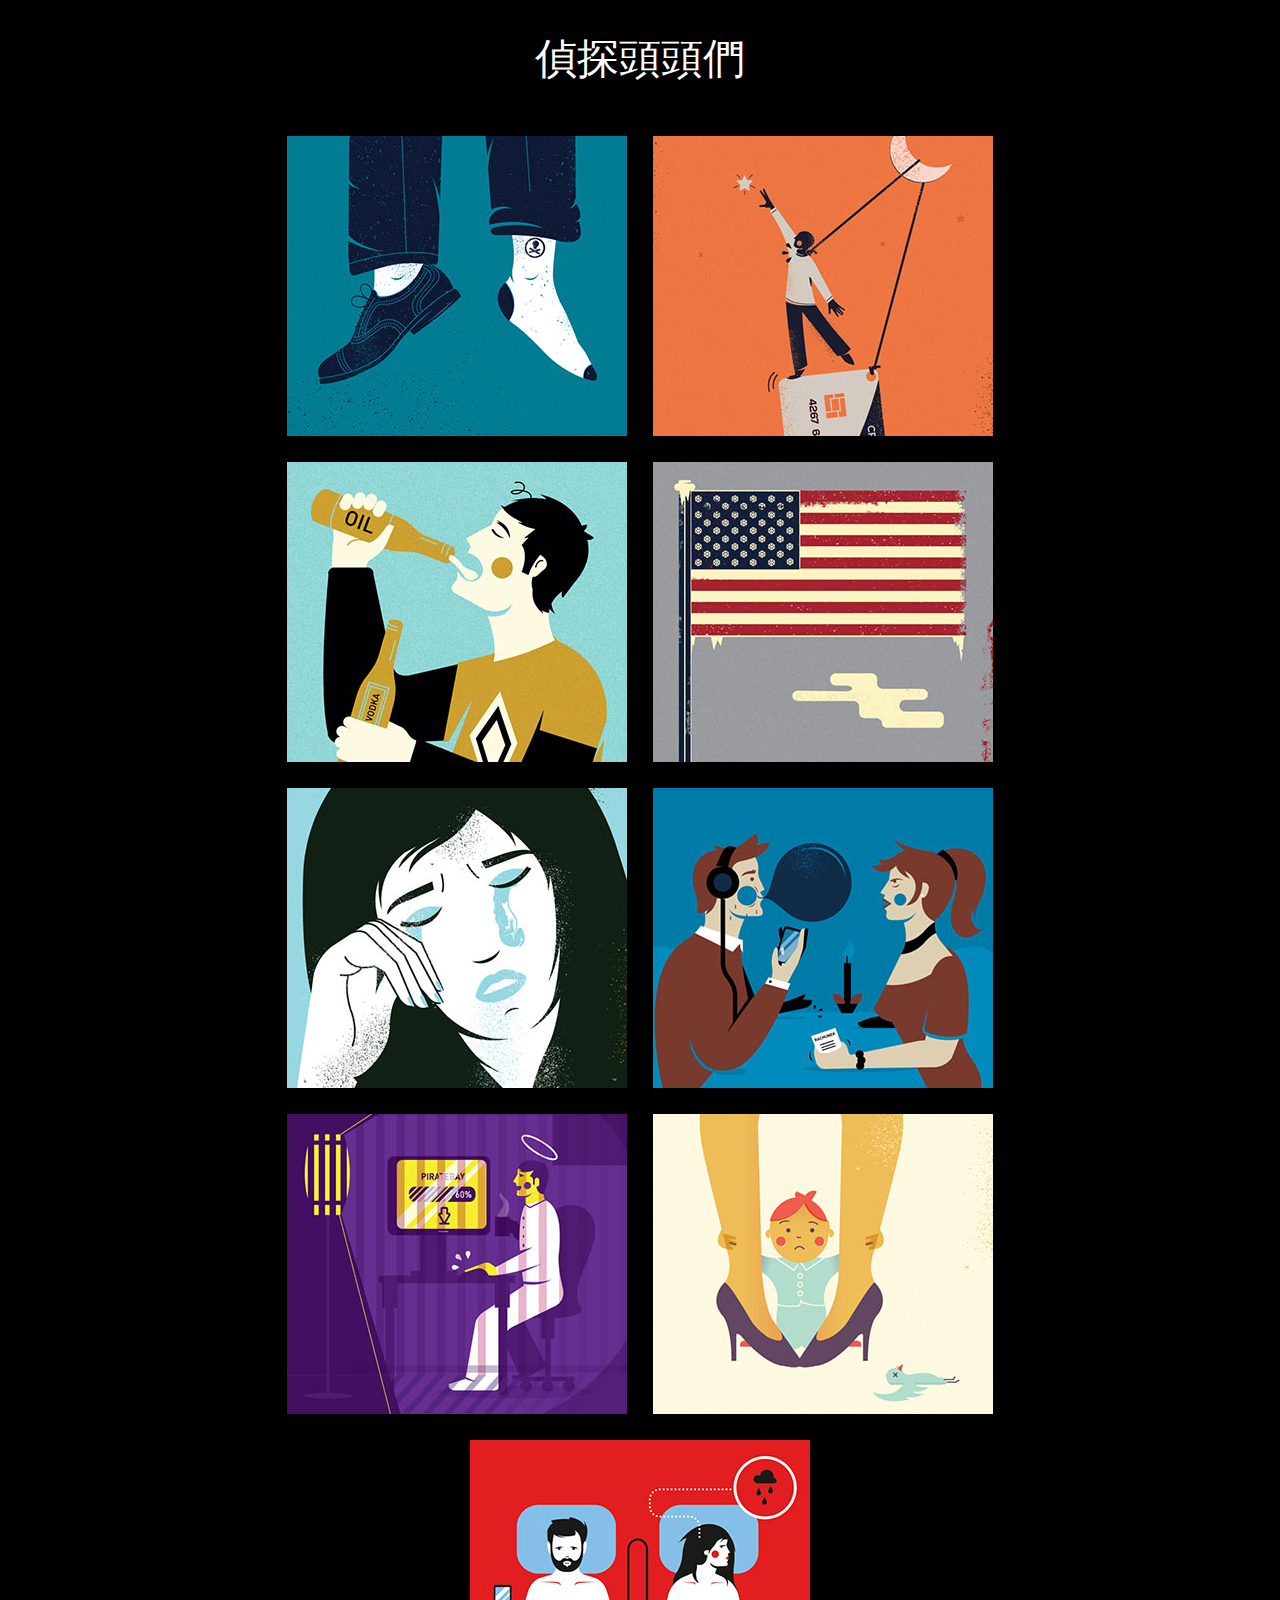
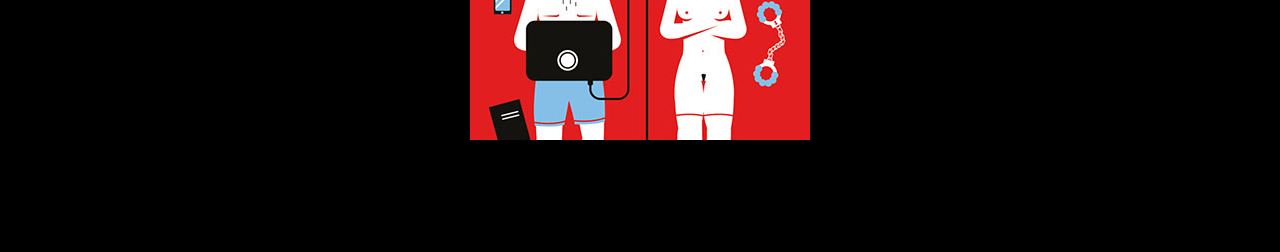
<file: 3DGridEffect/index.html>
<!DOCTYPE html>
<html lang="en" class="no-js">
	<head>
		<meta charset="UTF-8" />
		<meta http-equiv="X-UA-Compatible" content="IE=edge"> 
		<meta name="viewport" content="width=device-width, initial-scale=1"> 
		<title>3D Grid Effect | Demo 1</title>
		<meta name="description" content="3D Grid Effect: Recreation of the effect seen in the prototype app by Marcus Eckert | Demo 1" />
		<meta name="keywords" content="3d, grid, effect, flip, css transform, perspective, web design" />
		<meta name="author" content="Codrops" />
		<link rel="shortcut icon" href="../favicon.ico">
		<link rel="stylesheet" type="text/css" href="css/normalize.css" />
		<link rel="stylesheet" type="text/css" href="css/demo.css" />
		<link rel="stylesheet" type="text/css" href="css/component.css" />
		<script src="js/modernizr.custom.js"></script>
	</head>
	<body>
		<div class="container">
			<!-- Top Navigation -->
			
			<header class="codrops-header">
				<h1>偵探頭頭們</h1>
				
			</header>
			<section class="grid3d vertical" id="grid3d">
				<div class="grid-wrap">
					<div class="grid">
						<figure><img src="img/1.jpg" alt="img01"/></figure>
						<figure><img src="img/5.jpg" alt="img05"/></figure>
						<figure><img src="img/8.jpg" alt="img08"/></figure>
						<figure><img src="img/2.jpg" alt="img02"/></figure>
						<figure><img src="img/4.jpg" alt="img04"/></figure>
						<figure><img src="img/3.jpg" alt="img03"/></figure>
						<figure><img src="img/9.jpg" alt="img09"/></figure>
						<figure><img src="img/6.jpg" alt="img06"/></figure>
						<figure><img src="img/7.jpg" alt="img07"/></figure>
					</div>
				</div><!-- /grid-wrap -->
				<div class="content">
					<div>
						<div class="dummy-img"><img src="PEOPLE/first.PNG" alt="lin"/></div>
						<p class="dummy-text">The only people for me are the mad ones, the ones who are mad to live, mad to talk, mad to be saved, desirous of everything at the same time, the ones who never yawn or say a commonplace thing, but burn, burn, burn like fabulous yellow roman candles exploding like spiders across the stars.</p>
						<p class="dummy-text">The only people for me are the mad ones, the ones who are mad to live, mad to talk, mad to be saved, desirous of everything at the same time, the ones who never yawn or say a commonplace thing, but burn, burn, burn like fabulous yellow roman candles exploding like spiders across the stars.</p>
					</div>
					<div>
						<div class="dummy-img"><img src="PEOPLE/second.PNG" alt="huang"/></div>
						<p class="dummy-text">The only people for me are the mad ones, the ones who are mad to live, mad to talk, mad to be saved, desirous of everything at the same time, the ones who never yawn or say a commonplace thing, but burn, burn, burn like fabulous yellow roman candles exploding like spiders across the stars.</p>
						<p class="dummy-text">The only people for me are the mad ones, the ones who are mad to live, mad to talk, mad to be saved, desirous of everything at the same time, the ones who never yawn or say a commonplace thing, but burn, burn, burn like fabulous yellow roman candles exploding like spiders across the stars.</p>
					</div>
					<div>
						<div class="dummy-img"><img src="PEOPLE/ninth.PNG" alt="fung"/></div>
						<p class="dummy-text">The only people for me are the mad ones, the ones who are mad to live, mad to talk, mad to be saved, desirous of everything at the same time, the ones who never yawn or say a commonplace thing, but burn, burn, burn like fabulous yellow roman candles exploding like spiders across the stars.</p>
						<p class="dummy-text">The only people for me are the mad ones, the ones who are mad to live, mad to talk, mad to be saved, desirous of everything at the same time, the ones who never yawn or say a commonplace thing, but burn, burn, burn like fabulous yellow roman candles exploding like spiders across the stars.</p>
					</div>
					<div>
						<div class="dummy-img"><img src="PEOPLE/one.PNG" alt="act"/></div>
						<p class="dummy-text">The only people for me are the mad ones, the ones who are mad to live, mad to talk, mad to be saved, desirous of everything at the same time, the ones who never yawn or say a commonplace thing, but burn, burn, burn like fabulous yellow roman candles exploding like spiders across the stars.</p>
						<p class="dummy-text">The only people for me are the mad ones, the ones who are mad to live, mad to talk, mad to be saved, desirous of everything at the same time, the ones who never yawn or say a commonplace thing, but burn, burn, burn like fabulous yellow roman candles exploding like spiders across the stars.</p>
					</div>
					<div>
						<div class="dummy-img"><img src="PEOPLE/fifth.PNG" alt="art"/></div>
						<p class="dummy-text">The only people for me are the mad ones, the ones who are mad to live, mad to talk, mad to be saved, desirous of everything at the same time, the ones who never yawn or say a commonplace thing, but burn, burn, burn like fabulous yellow roman candles exploding like spiders across the stars.</p>
						<p class="dummy-text">The only people for me are the mad ones, the ones who are mad to live, mad to talk, mad to be saved, desirous of everything at the same time, the ones who never yawn or say a commonplace thing, but burn, burn, burn like fabulous yellow roman candles exploding like spiders across the stars.</p>
					</div>
					<div>
						<div class="dummy-img"><img src="PEOPLE/two.PNG" alt="luo"/></div>
						<p class="dummy-text">The only people for me are the mad ones, the ones who are mad to live, mad to talk, mad to be saved, desirous of everything at the same time, the ones who never yawn or say a commonplace thing, but burn, burn, burn like fabulous yellow roman candles exploding like spiders across the stars.</p>
						<p class="dummy-text">The only people for me are the mad ones, the ones who are mad to live, mad to talk, mad to be saved, desirous of everything at the same time, the ones who never yawn or say a commonplace thing, but burn, burn, burn like fabulous yellow roman candles exploding like spiders across the stars.</p>
					</div>
					<div>
						<div class="dummy-img"><img src="PEOPLE/twelvth.PNG" alt="money"/></div>
						<p class="dummy-text">The only people for me are the mad ones, the ones who are mad to live, mad to talk, mad to be saved, desirous of everything at the same time, the ones who never yawn or say a commonplace thing, but burn, burn, burn like fabulous yellow roman candles exploding like spiders across the stars.</p>
						<p class="dummy-text">The only people for me are the mad ones, the ones who are mad to live, mad to talk, mad to be saved, desirous of everything at the same time, the ones who never yawn or say a commonplace thing, but burn, burn, burn like fabulous yellow roman candles exploding like spiders across the stars.</p>
					</div>
					<div>
						<div class="dummy-img"><img src="PEOPLE/four.PNG" alt="class"/></div>
						<p class="dummy-text">The only people for me are the mad ones, the ones who are mad to live, mad to talk, mad to be saved, desirous of everything at the same time, the ones who never yawn or say a commonplace thing, but burn, burn, burn like fabulous yellow roman candles exploding like spiders across the stars.</p>
						<p class="dummy-text">The only people for me are the mad ones, the ones who are mad to live, mad to talk, mad to be saved, desirous of everything at the same time, the ones who never yawn or say a commonplace thing, but burn, burn, burn like fabulous yellow roman candles exploding like spiders across the stars.</p>
					</div>
					<div>
						<div class="dummy-img"><img src="PEOPLE/five.PNG" alt="class"/></div>
						<p class="dummy-text">The only people for me are the mad ones, the ones who are mad to live, mad to talk, mad to be saved, desirous of everything at the same time, the ones who never yawn or say a commonplace thing, but burn, burn, burn like fabulous yellow roman candles exploding like spiders across the stars.</p>
						<p class="dummy-text">The only people for me are the mad ones, the ones who are mad to live, mad to talk, mad to be saved, desirous of everything at the same time, the ones who never yawn or say a commonplace thing, but burn, burn, burn like fabulous yellow roman candles exploding like spiders across the stars.</p>
					</div>
					<span class="loading"></span>
					<span class="icon close-content"></span>
				</div>
			</section>
			
			
		</div><!-- /container -->
		<script src="js/classie.js"></script>
		<script src="js/helper.js"></script>
		<script src="js/grid3d.js"></script>
		<script>
			new grid3D( document.getElementById( 'grid3d' ) );
		</script>
	</body>
</html>
</file>
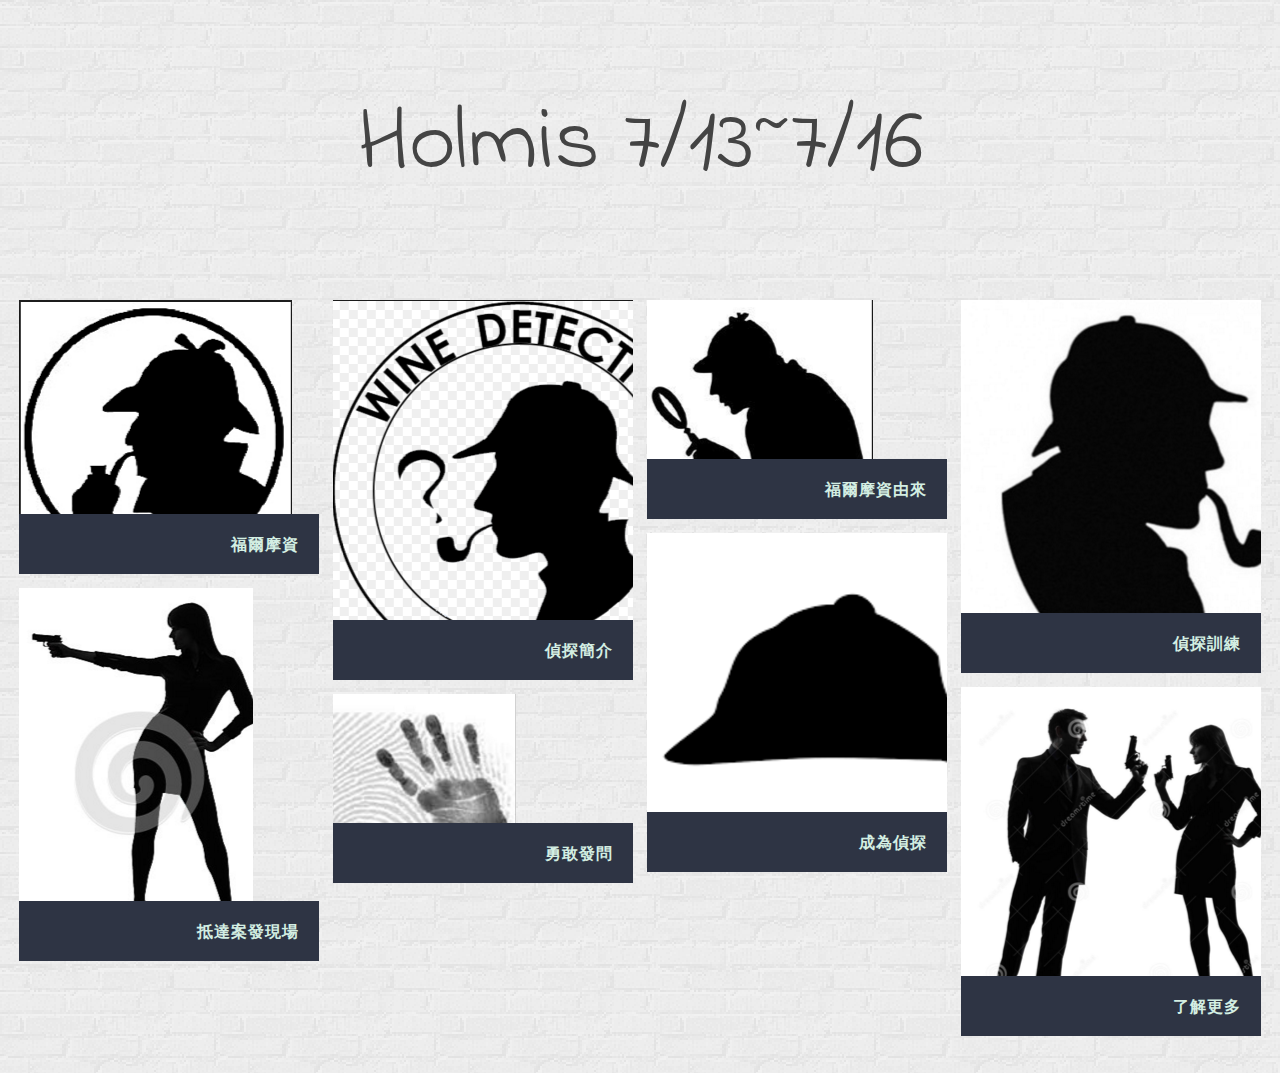
<file: camp.html>
<!DOCTYPE html>
<html>
<head>
	<meta charset="UTF-8" />
		<meta http-equiv="X-UA-Compatible" content="IE=edge"> 
		<meta name="viewport" content="width=device-width, initial-scale=1"> 
		<meta name="description" content="Grid Loading and Hover Effect: Recreating Samsung's grid loading effect" />
		<meta name="keywords" content="grid loading, swipe, effect, slide, masonry, web design, tutorial" />
		<meta name="author" content="Codrops" />
		<link rel="shortcut icon" href="../favicon.ico">
		<link rel="stylesheet" type="text/css" href="css/normalize.css" />
		<link rel="stylesheet" type="text/css" href="css/demo.css" />
		<link rel="stylesheet" type="text/css" href="css/component.css" />
		<script src="js/modernizr.custom.js"></script>
<link rel=stylesheet type="text/css" href="camp.css">
<link href='https://fonts.googleapis.com/css?family=Indie+Flower' rel='stylesheet' type='text/css'>
<meta charset="UTF-8">
<title>NCCUMIS</title>
</head>
<body>

<p>Holmis
	7/13~7/16
</p>
<section class="grid-wrap">
				<ul class="grid swipe-rotate" id="grid">
					
					<li><a href="#"><img src="img1.PNG" alt="dummy"><h3>福爾摩資</h3></a></li>
					<li><a href="3DGridEffect/index.html"><img src="img2.PNG" alt="dummy"><h3>偵探簡介</h3></a></li>
					<li><a href="book/book.html"><img src="img3.PNG" alt="dummy"><h3>福爾摩資由來</h3></a></li>
					<li><a href="Camp-master/Schedule.html"><img src="img4.PNG" alt="dummy"><h3>偵探訓練</h3></a></li>
					<li><a href="#"><img src="img5.PNG" alt="dummy"><h3>成為偵探</h3></a></li>
					<li><a href="Camp-master/Traffic.html"><img src="img6.PNG" alt="dummy"><h3>抵達案發現場</h3></a></li>
					<li><a href="#"><img src="img7.PNG" alt="dummy"><h3>了解更多</h3></a></li>
					<li><a href="#"><img src="img8.PNG" alt="dummy"><h3>勇敢發問</h3></a></li>
					</ul>
			</section>
			<script src="js/masonry.pkgd.min.js"></script>
		<script src="js/imagesloaded.pkgd.min.js"></script>
		<script src="js/classie.js"></script>
		<script src="js/colorfinder-1.1.js"></script>
		<script src="js/gridScrollFx.js"></script>
		<script>
			new GridScrollFx( document.getElementById( 'grid' ), {
				viewportFactor : 0.4
			} );
		</script>

</body>
</html>
</file>
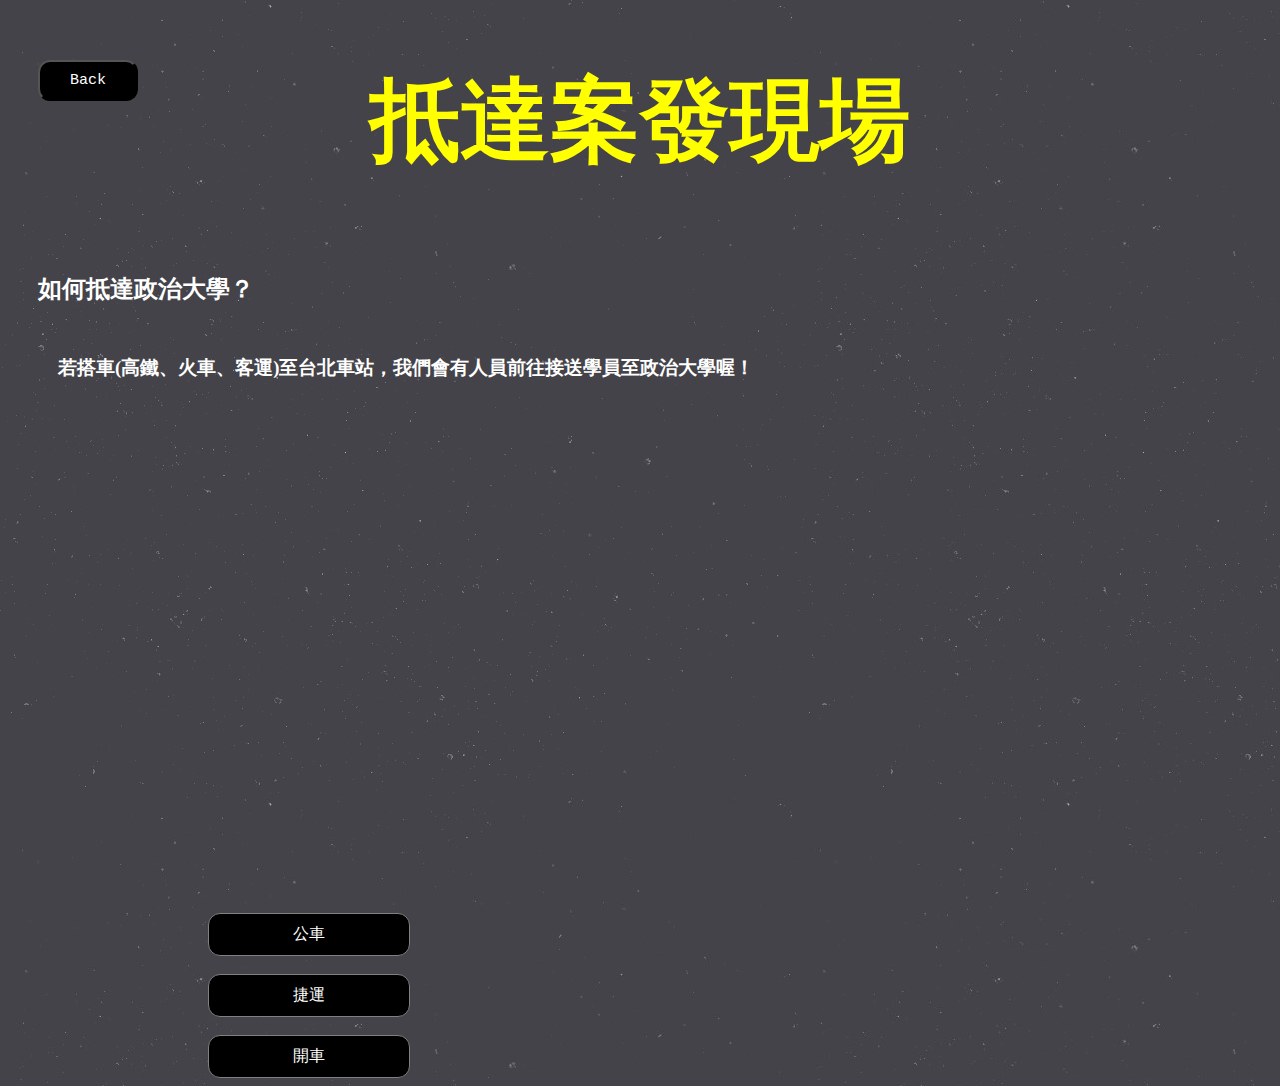
<file: Camp-master/Traffic.html>
<!DOCTYPE html>
<html>
<head>
<link rel=stylesheet type="text/css" href="Traffic.css">
<link href='https://fonts.googleapis.com/css?family=Indie+Flower' rel='stylesheet' type='text/css'>
<meta charset="UTF-8">
<style>
/* 展開收合效果 */
.slide_toggle {
text-align: center;
cursor: pointer;
font-weight: bold;
/* 收合提示字串區塊, 還可加入自訂 CSS 效果 */
line-height: 170%;
background-color: #eed;
border-radius: 7px;
}
.slide_toggle + div {
display: none;
margin-top: 10px;
/* 隱藏註解文字區塊, 請加入自訂 CSS 效果 */
}
</style>
<script src='http://ajax.googleapis.com/ajax/libs/jquery/1.8.2/jquery.min.js'></script>
<script>
$(document).ready(function(){
$(".Gplus").click(function(){
    $(".Gnote").slideToggle("slow");
  });
});

$(document).ready(function(){
$(".Gplus2").click(function(){
    $(".Gnote2").slideToggle("slow");
  });
});

$(document).ready(function(){
$(".Gplus3").click(function(){
    $(".Gnote3").slideToggle("slow");
  });
});
</script>

<title>NCCUMIS</title>
</head>

<body>
 <input type="button" value="Back" class="button1"></input>
<h1>抵達案發現場</h1>
<h2>如何抵達政治大學？</h2>
<h3>若搭車(高鐵、火車、客運)至台北車站，我們會有人員前往接送學員至政治大學喔！</h3>
<iframe src="https://www.google.com/maps/embed?pb=!1m18!1m12!1m3!1d3616.370721600786!2d121.5738853150578!3d24.987515983994125!2m3!1f0!2f0!3f0!3m2!1i1024!2i768!4f13.1!3m3!1m2!1s0x3442aa79452c2f49%3A0x9e8d07508e3bf507!2z5pS_5rK75aSn5a24!5e0!3m2!1szh-TW!2stw!4v1458530942054" width="1000" height="450" frameborder="0" style="border:0" allowfullscreen></iframe>

  <div class="Gplus" title="按此展開．收合">公車</div>
<div class="Gnote">
<br>
<li>欣欣客運 <I>236</I>、<I>237</I>、<I>611</I>、<I>295</I>、指南客運 <I>1501</I>、<I>1503</I>、<I>282</I>、<I>530</I>、小型公車 <I>10</I></li>
<br>
<li>捷運接駁公車 <I>棕3</I> 、<I>棕5</I>、<I>棕6</I>、<I>棕11</I>、<I>棕15</I>、<I>棕18</I>、<I>綠1</I></li>
<br>
<p>至「<I>政大站</I>」下車</p>
<br>
</div>

<br>

<div class="Gplus2" title="按此展開．收合">捷運</div>
<div class="Gnote2">
<br>
<li>搭乘捷運新店線（綠線）至<I>景美站</I>，轉搭 <I>棕6</I> 至「<I>政大站</I>」下車</li>
<br>
<li>搭乘捷運文湖線（棕線）至<I>動物園</I>，轉搭 <I>236</I>、<I>237</I>、<I>611</I>、<I>282</I>、<I>295</I>、<I>棕3</I> 、<I>棕6</I>、<I>棕18</I>、<I>綠1</I>、指南客運 <I>1503</I> 至「<I>政大站</I>」下車。</li>
<br>
</div>

<br>

<div class="Gplus3" title="按此展開．收合">開車</div>
<div class="Gnote3">
<br>
<li>從國道三號高速公路（木柵交流道 - 國3甲台北聯絡道 - 萬芳交流道）

萬芳交流道下北二高->  <br>&nbsp;&nbsp;&nbsp;右轉木柵路四段-> <br>&nbsp;&nbsp;&nbsp;左轉秀明路經萬壽橋直行至萬壽路右轉</li>
<br>

<li>從台北市東區（經信義快速道路南向）

信義快速道路（南向）接萬芳交流道下北二高->  <br>&nbsp;&nbsp;&nbsp;右轉木柵路四段-> <br>&nbsp;&nbsp;&nbsp;左轉秀明路經萬壽橋直行至萬壽路右轉</li>
<br>
<li>從辛亥路（辛亥隧道）

過辛亥隧道-> <br>&nbsp; &nbsp;&nbsp;直行至興隆路左轉-> <br> &nbsp;&nbsp;&nbsp;左轉木柵路二段接秀明路過萬壽橋直行至萬壽路右轉</li>
<br>
<li>從和平東路（軍功路莊敬隧道）
<br>&nbsp;&nbsp; &nbsp;右轉木柵路四段->  <br>&nbsp;&nbsp;&nbsp;左轉秀明路經萬壽橋直行至萬壽路右轉</li>
<br>
<li>從羅斯福路（公館）

羅斯福路四段向南走->  <br>&nbsp;&nbsp;&nbsp;左轉興隆路-> <br>&nbsp;&nbsp;&nbsp;左轉木柵路二段接秀明路過萬壽橋直行至萬壽路右轉

</li>
<br>
</div>
</body>
</html>
</file>
<file: 3DGridEffect/css/demo.css>
@import url(http://fonts.googleapis.com/css?family=Lato:300,400,700);
@font-face {
	font-weight: normal;
	font-style: normal;
	font-family: 'codropsicons';
	src:url('../fonts/codropsicons/codropsicons.eot');
	src:url('../fonts/codropsicons/codropsicons.eot?#iefix') format('embedded-opentype'),
		url('../fonts/codropsicons/codropsicons.woff') format('woff'),
		url('../fonts/codropsicons/codropsicons.ttf') format('truetype'),
		url('../fonts/codropsicons/codropsicons.svg#codropsicons') format('svg');
}

*, *:after, *:before { -webkit-box-sizing: border-box; -moz-box-sizing: border-box; box-sizing: border-box; }
.clearfix:before, .clearfix:after { content: ''; display: table; }
.clearfix:after { clear: both; }

body {
	background: black;
	color: #fff;
	font-size: 100%;
	line-height: 1.25;
	font-family: 'Lato', Arial, sans-serif;
}

body.demo-2 {
	background: #3498db;
}

.container {
	overflow: hidden;
}

a {
	color: rgba(0,0,0,0.4);
	text-decoration: none;
	outline: none;
}

a:hover, a:focus {
	color: #fff;
}

.codrops-header {
	margin: 0 auto;
	padding: 2em;
	text-align: center;
}

.codrops-header h1 {
	margin: 0;
	font-weight: 300;
	font-size: 2.6em;
}

.codrops-header h1 span {
	display: block;
	padding: 0.3em 0 2em;
	font-size: 0.45em;
}

.codrops-demos a {
	text-transform: uppercase;
	letter-spacing: 1px;
	margin: 10px;
}

.codrops-demos a.current-demo {
	color: #fff;
}

/* To Navigation Style */
.codrops-top {
	width: 100%;
	text-transform: uppercase;
	font-weight: 700;
	font-size: 0.69em;
	line-height: 2.2;
}

.codrops-top a {
	display: inline-block;
	padding: 0 1em;
	text-decoration: none;
	letter-spacing: 1px;
}

.codrops-top span.right {
	float: right;
}

.codrops-top span.right a {
	display: block;
	float: left;
}

.codrops-icon:before {
	margin: 0 4px;
	text-transform: none;
	font-weight: normal;
	font-style: normal;
	font-variant: normal;
	font-family: 'codropsicons';
	line-height: 1;
	speak: none;
	-webkit-font-smoothing: antialiased;
}

.codrops-icon-drop:before {
	content: "\e001";
}

.codrops-icon-prev:before {
	content: "\e004";
}

section {
	padding: 0em 3% 4em;
	text-align: center;
	font-size: 1.5em;
}

.related > a {
	border: 3px solid rgba(0,0,0,0.4);;
	display: inline-block;
	text-align: center;
	margin: 20px 10px;
	padding: 25px;
	-webkit-transition: color 0.3s, border-color 0.3s;
	transition: color 0.3s, border-color 0.3s;
}

.related a:hover {
	border-color: #fff;
}

.related a img {
	max-width: 100%;
	opacity: 0.8;
	-webkit-transition: opacity 0.3s;
	transition: opacity 0.3s;
}

.related a:hover img,
.related a:active img {
	opacity: 1;
}

.related a h3 {
	margin: 0;
	padding: 0.5em 0 0.3em;
	max-width: 300px;
	text-align: left;
	font-size: 0.75em;
}

@media screen and (max-width: 25em) {

	.codrops-icon span {
		display: none;
	}

}
</file>
<file: css/demo.css>
@import url(http://fonts.googleapis.com/css?family=Lato:300,400,900);
@font-face {
	font-weight: normal;
	font-style: normal;
	font-family: 'codropsicons';
	src:url('../fonts/codropsicons/codropsicons.eot');
	src:url('../fonts/codropsicons/codropsicons.eot?#iefix') format('embedded-opentype'),
		url('../fonts/codropsicons/codropsicons.woff') format('woff'),
		url('../fonts/codropsicons/codropsicons.ttf') format('truetype'),
		url('../fonts/codropsicons/codropsicons.svg#codropsicons') format('svg');
}

*, *:after, *:before { -webkit-box-sizing: border-box; -moz-box-sizing: border-box; box-sizing: border-box; }
.clearfix:before, .clearfix:after { content: ''; display: table; }
.clearfix:after { clear: both; }

body {
	background: #D3EEE2;
	color: #2E3444;
	font-size: 100%;
	line-height: 1.25;
	font-family: 'Lato', sans-serif;
	font-weight: 300;
}

a {
	color: #FF2A48;
	text-decoration: none;
	outline: none;
}

a:hover, a:focus {
	color: #2E3444;
}

.codrops-header {
	margin: 0 auto;
	padding: 2em;
	text-align: center;
}

.codrops-header h1 {
	margin: 0;
	font-size: 2.5em;
	font-weight: 900;
}

.codrops-header h1 span {
	display: block;
	padding: 0.2em 0 0.6em 0.1em;
	font-size: 0.6em;
	font-weight: 300;
}

/* Demo links */
.codrops-demos {
	padding-top: 50px;
}

.codrops-demos a {
	text-transform: uppercase;
	letter-spacing: 1px;
	margin: 15px;
	padding: 5px 2px;
	font-weight: 900;
}

.codrops-demos a.current-demo {
	color: #2E3444;
}

/* To Navigation Style */
.codrops-top {
	width: 100%;
	text-transform: uppercase;
	font-weight: 800;
	font-style: normal;
	font-size: 0.69em;
	line-height: 2.2;
}

.codrops-top a {
	display: inline-block;
	padding: 0 1em;
	text-decoration: none;
	letter-spacing: 1px;
}

.codrops-top span.right {
	float: right;
}

.codrops-top span.right a {
	display: block;
	float: left;
}

.codrops-icon:before {
	margin: 0 4px;
	text-transform: none;
	font-weight: normal;
	font-style: normal;
	font-variant: normal;
	font-family: 'codropsicons';
	line-height: 1;
	speak: none;
	-webkit-font-smoothing: antialiased;
}

.codrops-icon-drop:before {
	content: "\e001";
}

.codrops-icon-prev:before {
	content: "\e004";
}

section {
	padding: 1em;
	text-align: center;
}

.related {
	padding: 15em 0 3em;
	clear: both;
}

.related p {
	font-size: 1.5em;
}

.related > a {
	border: 1px solid #2E3444;
	display: inline-block;
	text-align: center;
	margin: 20px 10px;
	padding: 25px;
	color: #2E3444;
}

.related a:hover {
	border-color: #FF2A48;
	color: #FF2A48;
}

.related a img {
	max-width: 100%;
	opacity: 0.8;
}

.related a:hover img,
.related a:active img {
	opacity: 1;
}

.related a h3 {
	margin: 0;
	padding: 0.5em 0 0.3em;
	max-width: 300px;
	text-align: left;
}

@media screen and (max-width: 25em) {

	.codrops-icon span {
		display: none;
	}

}
</file>
<file: css/component.css>
.grid-wrap {
	clear: both;
	margin: 0 auto;
	padding: 0;
	max-width: 1260px;
}

.grid {
	margin: 30px auto;
	padding: 0;
	list-style: none;
	min-height: 500px;
}

.js .grid {
	background: url(../img/loading.gif) no-repeat 50% 100px;
}

.js .grid.loaded {
	background: none;
}

.grid li {
	display: inline-block;
	overflow: hidden;
	width: 314px;
	text-align: left;
	vertical-align: top;
}

.js .grid li {
	display: none;
	float: left;
}

.js .grid.loaded li {
	display: block;
}

/* Title box */
.title-box h2 {
	display: block;
	margin: 7px;
	padding: 20px;
	background: #2E3444;
	color: #D3EEE2;
	text-transform: uppercase;
	letter-spacing: 1px;
	font-weight: 300;
}

.title-box h2 a {
	display: block;
	font-weight: 900;
}

.title-box h2 a:hover {
	color: #D3EEE2;
}

/* Anchor and image */
.grid li > a,
.grid li img {
	display: block;
	outline: none;
	border: none;
}

.grid li > a {
	position: relative;
	overflow: hidden;
	margin: 7px;
}

/* Curtain element */
.grid .curtain {
	position: absolute;
	top: 0;
	left: 0;
	z-index: 100;
	width: 100%;
	height: 100%;
	background: #96cdc8;
}

.grid.swipe-right .curtain {
	-webkit-transform: translate3d(-100%,0,0);
	transform: translate3d(-100%,0,0);
}

.grid.swipe-down .curtain {
	-webkit-transform: translate3d(0,-100%,0);
	transform: translate3d(0,-100%,0);
}

.grid.swipe-rotate .curtain {
	width: 200%;
	height: 200%;
	-webkit-transform: rotate3d(0,0,1,90deg);
	transform: rotate3d(0,0,1,90deg);
	-webkit-transform-origin: top left;
	transform-origin: top left;
}

/* Shadow */
.grid .curtain::after {
	position: absolute;
	top: 0;
	left: 0;
	width: 100%;
	height: 100%;
	background: rgba(0,0,0,1);
	content: '';
}

.grid.swipe-right .curtain::after,
.grid.swipe-rotate .curtain::after {
	left: -100%;
}

.grid.swipe-down .curtain::after {
	top: -100%;
}

/* Title */
.grid li h3 {
	position: absolute;
	bottom: 0;
	left: 0;
	margin: 0;
	padding: 20px;
	width: 100%;
	background: #2E3444;
	color: #D3EEE2;
	text-align: right;
	text-transform: uppercase;
	letter-spacing: 1px;
	font-weight: 800;
	font-size: 1em;
	-webkit-transition: -webkit-transform 0.2s, color 0.2s;
	transition: transform 0.2s, color 0.2s;
}

/* Pseudo element for hover effect */
.grid li > a::before {
	position: absolute;
	top: 0;
	left: 0;
	width: 100.5%;
	height: 100.5%;
	border: 0px solid transparent;
	background: rgba(0,0,0,0);
	content: '';
	-webkit-transition: border-width 0.2s, border-color 0.2s;
	transition: border-width 0.2s, border-color 0.2s;
}

/* Hover effects */
.grid li.shown:hover h3 {
	color: #fff;
	-webkit-transform: translate3d(0,-30px,0);
	transform: translate3d(0,-30px,0);
}

.grid li.shown:hover > a::before {
	border-width: 14px;
	border-color: #2E3444;
}

/* Animations */

/* Swipe right */
.grid.swipe-right li.animate .curtain {
	-webkit-animation: swipeRight 1.5s cubic-bezier(0.6,0,0.4,1) forwards;
	animation: swipeRight 1.5s cubic-bezier(0.6,0,0.4,1) forwards;
}

@-webkit-keyframes swipeRight {
	0% {} /* fixes Chrome 35.0.1916.114 issue (easing breaks) */
	50%, 60% { -webkit-transform: translate3d(0,0,0); }
	100% { -webkit-transform: translate3d(100%,0,0); }
}

@keyframes swipeRight {
	0% {}
	50%, 60% { -webkit-transform: translate3d(0,0,0); transform: translate(0); }
	100% { -webkit-transform: translate3d(100%,0,0); transform: translate3d(100%,0,0); }
} 

/* Swipe down */
.grid.swipe-down li.animate .curtain {
	-webkit-animation: swipeDown 1.5s cubic-bezier(0.6,0,0.4,1) forwards;
	animation: swipeDown 1.5s cubic-bezier(0.6,0,0.4,1) forwards;
}

@-webkit-keyframes swipeDown {
	0% {} /* fixes Chrome 35.0.1916.114 issue (easing breaks) */
	50%, 60% { -webkit-transform: translate3d(0,0,0); }
	100% { -webkit-transform: translate3d(0,100%,0); }
}

@keyframes swipeDown {
	0% {}
	50%, 60% { -webkit-transform: translate(0); transform: translate(0); }
	100% { transform: translate3d(0,100%,0); transform: translate3d(0,100%,0); }
}

/* Swipe rotate */
.grid.swipe-rotate li.animate .curtain {
	-webkit-animation: swipeRotate 1.5s ease forwards;
	animation: swipeRotate 1.5s ease forwards;
}

@-webkit-keyframes swipeRotate {
	0% {} /* fixes Chrome 35.0.1916.114 issue (easing breaks) */
	50%, 60% { -webkit-transform: rotate3d(0,0,1,0deg); }
	100% { -webkit-transform: rotate3d(0,0,1,-90deg); }
}

@keyframes swipeRotate {
	0% {}
	50%, 60% { -webkit-transform: rotate3d(0,0,1,0deg); transform: rotate3d(0,0,1,0deg); }
	100% { -webkit-transform: rotate3d(0,0,1,-90deg); transform: rotate3d(0,0,1,-90deg); }
}

/* Shadow */
.grid li.animate .curtain::after {
	-webkit-animation: fadeOut 1.5s ease forwards;
	animation: fadeOut 1.5s ease forwards;
	-webkit-animation-delay: inherit;
	animation-delay: inherit;
}

@-webkit-keyframes fadeOut {
	0% {} /* fixes Chrome 35.0.1916.114 issue (easing breaks) */
	50%, 60% { opacity: 1; }
	100% { opacity: 0; }
}

@keyframes fadeOut {
	0% {}
	50%, 60% { opacity: 1; }
	100% { opacity: 0; }
}

/* Hide image and title and show at half time */
.js .grid li img,
.js .grid li h3 {
	visibility: hidden;
}

.grid li.animate img,
.grid li.animate h3 {
	-webkit-animation: showMe 1.5s step-end forwards;
	animation: showMe 1.5s step-end forwards;
}

@-webkit-keyframes showMe {
	from { visibility: hidden; }
	60%, 100% { visibility: visible; }
}

@keyframes showMe {
	from { visibility: hidden; }
	60%, 100% { visibility: visible; }
}

.grid li.shown img,
.grid li.shown h3 {
	visibility: visible;
}
</file>
<file: camp.css>
body{
	background-image: url("brickwall_@2X.png");
}
body>p{
	font-family: 'Indie Flower', cursive;
	text-align: center;
	color:#444444;
	font-size: 90px;
}
nav > ul {
    list-style-type: none;
    /*height:60px;*/
   margin:2em auto;
    padding: 0;
    overflow: hidden;
    background-color: #888888;
    border-radius: 1em;
}
nav > ul > li {
   float: left;
    display: block;
    color: white;
    /*height:60px;*/
    padding: 15px;
    font-size:12px;
    text-align: center;
    text-decoration: none;
    border-right: 1px solid #bbb;
    border-radius: 1em;

}
nav {
		width: 70%;
	}
	.li-red:hover {
		background-color: rgb(188, 65, 61);
	}	
	.li-gray:hover {	
		background-color: rgb(133, 140, 140);
	}
 	.li-green:hover {
		background-color: rgb(0, 140, 140);
	} 
	#li-home-link:hover {
		text-decoration: underline;
	}	
	section {
	padding: 1em;
	text-align: center;
}
</file>
<file: Camp-master/Traffic.css>
body{
	background-image: url("img/temp.jpg");
}
body>input{
	padding: 10px 30px;
        text-align: center;
        font-size: 15px;
        font-family: courier;
        border-radius: 12px;
        -webkit-transition-duration: 0.4s;
        transition-duration: 0.4s;
        cursor: pointer;
    margin-left: 30px;
    position: absolute;
}
 .button1 {
        background-color: black;
        
        color: white;
    }
    
 .button1:hover {
        background-color: gray;
        color: black;
        border: 2px solid black;
    }
body>h1{
	text-align: center;
	color:yellow;
	font-size: 90px;
    
}

body>h2{
    padding: 30px;
    color: white;
}

body>h3{
    padding: 0px 50px; 
    color: white;
}

body>iframe{
    padding: 30px 200px;
}

.Gplus
{
margin-left: 200px;
padding:10px 50px;
border-radius: 12px;
text-align:center;
 background:black;
border:solid 1px gray;
color: white;
width: 100px;
}
.Gnote
{
margin-left: 200px;
padding: 10px 50px;
border-radius: 12px;
 background:#272727;
border:solid 1px gray;
height:auto;
width: 800px;
display:none;
color: white;
}

.Gplus2
{
margin-left: 200px;
padding:10px 50px;
border-radius: 12px;
text-align:center;
 background:black;
border:solid 1px gray;
color: white;
width: 100px;
}
.Gnote2
{
margin-left: 200px;
padding: 10px 50px;
border-radius: 12px;
background:#272727;
border:solid 1px gray;
height:auto;
width: 800px;
display:none;
color: white;
}

.Gplus3
{
margin-left: 200px;
padding:10px 50px;
border-radius: 12px;
text-align:center;
 background:black;
border:solid 1px gray;
color: white;
width: 100px;
}
.Gnote3
{
margin-left: 200px;
padding: 10px 50px;
border-radius: 12px;
margin-bottom: 100px; 
background:#272727;
border:solid 1px gray;
height:auto;
width: 800px;
display:none;
color: white;
}

I{
    color: yellow;
}
</file>
<file: 3DGridEffect/css/component.css>
@font-face {
	font-family: 'fontawesome';
	src:url('../fonts/fontawesome/fontawesome.eot?-v92fkb');
	src:url('../fonts/fontawesome/fontawesome.eot?#iefix-v92fkb') format('embedded-opentype'),
		url('../fonts/fontawesome/fontawesome.woff?-v92fkb') format('woff'),
		url('../fonts/fontawesome/fontawesome.ttf?-v92fkb') format('truetype'),
		url('../fonts/fontawesome/fontawesome.svg?-v92fkb#fontawesome') format('svg');
	font-weight: normal;
	font-style: normal;
}

@font-face {
	font-family: 'Blokk';
	src: url('../fonts/blokk/BLOKKRegular.eot');
	src: url('../fonts/blokk/BLOKKRegular.eot?#iefix') format('embedded-opentype'),
		 url('../fonts/blokk/BLOKKRegular.woff') format('woff'),
		 url('../fonts/blokk/BLOKKRegular.svg#BLOKKRegular') format('svg');
	font-weight: normal;
	font-style: normal;
}

body {
	position: relative;
}

.noscroll {
	overflow: hidden;
}

.grid-wrap {
	margin: 10px auto 0;
	max-width: 1090px;
	width: 100%;
	padding: 0;
	-webkit-perspective: 1500px;
	perspective: 1500px;
}

.grid {
	position: relative;
	-webkit-transition: all 0.5s cubic-bezier(0,0,0.25,1);
	transition: all 0.5s cubic-bezier(0,0,0.25,1);
	-webkit-transform-style: preserve-3d;
	transform-style: preserve-3d;
}

.view-full .grid {
	-webkit-transform: translateZ(-1500px);
	transform: translateZ(-1500px);
}

.grid figure,
.grid .placeholder {
	width: 340px;
	height: 300px;
}

.grid figure {
	margin: 10px;
	display: inline-block;
	cursor: pointer;
	-webkit-touch-callout: none;
	-webkit-user-select: none;
	-khtml-user-select: none;
	-moz-user-select: none;
	-ms-user-select: none;
	user-select: none;
}

.grid figure.active {
	opacity: 0;
}

.grid .placeholder {
	pointer-events: none;
	position: absolute;
	-webkit-transform-style: preserve-3d;
	transform-style: preserve-3d;
	-webkit-transition: all 0.5s ease-out;
	transition: all 0.5s ease-out;
}

.placeholder > div {
	display: block;
	position: absolute;
	width: 100%;
	height: 100%;
	-webkit-backface-visibility: hidden;
	backface-visibility: hidden;
}

.placeholder .front img {
	width: 100%;
	height: 100%;
}

.placeholder .back {
	background: white;
	-webkit-transform: rotateY(180deg);
	transform: rotateY(180deg);
}

.view-full .placeholder {
	-webkit-transition: all 0.5s 0.1s cubic-bezier(0,0,0.25,1);
	transition: all 0.5s 0.1s cubic-bezier(0,0,0.25,1);
}

.vertical .view-full .placeholder {
	-webkit-transform: translateZ(1500px) rotateX(-179.9deg);
	transform: translateZ(1500px) rotateX(-179.9deg); /* FF, Chrome, can we agree on one direction, pleeease? */
}

.horizontal .view-full .placeholder {
	-webkit-transform: translateZ(1500px) rotateY(-179.9deg);
	transform: translateZ(1500px) rotateY(-179.9deg);
}

.grid figure img {
	display: block;
	width: 100%;
}

.content,
.loading {
	position: fixed;
	top: 0;
	left: 0;
	right: 0;
	bottom: 0;
	pointer-events: none; /* Careful, does not work in IE < 11 http://caniuse.com/#search=pointer-events */
}

.content {
	overflow-y: scroll;
	height: 0; /* What seems to be the problem, officer? Well, we have a second scroll bar in Chrome! */
	background: #fff;
	visibility: hidden;
	z-index: 400;
	-webkit-overflow-scrolling: touch;
}

.loading {
	opacity: 0;
	z-index: 1;
	background: transparent url(../img/preloader.gif) no-repeat center center;
	-webkit-transform: scale(0.5);
	transform: scale(0.5);
	-webkit-transition: opacity 0.5s, -webkit-transform 0.5s;
	transition: opacity 0.5s, transform 0.5s;
}

.loading.show {
	opacity: 1;
	-webkit-transform: scale(1);
	transform: scale(1);
}

.content.show {
	height: auto;
	pointer-events: auto;
	visibility: visible;
}

.content > div {
	z-index: 10;
	position: absolute;
	top: 0;
	width: 100%;
	overflow: hidden;
	height: 0;
	opacity: 0;
	background: black;
}

.content > div.show {
	height: auto;
	opacity: 1;	
	-webkit-transition: opacity 0.6s;
	transition: opacity 0.6s;
}

.icon:before {
	font-family: 'fontawesome';
	speak: none;
	font-style: normal;
	font-weight: normal;
	font-variant: normal;
	text-transform: none;
	line-height: 1;
	-webkit-font-smoothing: antialiased;
	-moz-osx-font-smoothing: grayscale;
}

.close-content {
	position: fixed;
	z-index: 1000;
	top: 0;
	right: 10px;
	font-size: 1.6em;
	color: #aaa;
	cursor: pointer;
	pointer-events: none;
	padding: 1em;
	opacity: 0;
	-webkit-transition: opacity 0.3s;
	transition: opacity 0.3s;
}

.close-content:hover {
	color: #999;
}

.content > div.show ~ .close-content {
	opacity: 1;
	pointer-events: auto;
}

.close-content:before {
	content: "\e602";
}

/* Dummy content */

.dummy-img,
.dummy-text {
	max-width: 600px;
	width: 90%;
	opacity: 0;
	-webkit-transition: opacity 0.5s, -webkit-transform 0.5s;
	transition: opacity 0.5s, transform 0.5s;
}

.vertical .dummy-img,
.vertical .dummy-text {
	-webkit-transform: translateY(100px);
	transform: translateY(100px);
}

.horizontal .dummy-img,
.horizontal .dummy-text {
	-webkit-transform: translateX(-100px);
	transform: translateX(-100px);
}

.content > div.show .dummy-img,
.content > div.show .dummy-text {
	opacity: 1;
}

.vertical .content > div.show .dummy-img,
.vertical .content > div.show .dummy-text {
	-webkit-transform: translateY(0);
	transform: translateY(0);
}

.horizontal .content > div.show .dummy-img,
.horizontal .content > div.show .dummy-text {
	-webkit-transform: translateX(0);
	transform: translateX(0);
}

p.dummy-text:nth-child(2) {
	-webkit-transition-delay: 0.1s;
	transition-delay: 0.1s;
}

p.dummy-text:nth-child(3) {
	-webkit-transition-delay: 0.2s;
	transition-delay: 0.2s;
}

.dummy-img {
	height: 550px;
	background-color: black;
	margin: 30px auto;
}

.dummy-text {
	text-align: left;
	margin: 0 auto;
	padding: 10px 0;
	color: yellow;
	font-size: 1em;
	font-family: 'Roboto Condensed', sans-serif;
}

.dummy-text:last-child {
	padding-bottom: 100px;
}

/* Simple fallback */
/* if any of these are not supported, a simple fallback will be shown */
.no-pointerevents .content,
.no-csstransforms3d .content,
.no-csstransitions .content,
.no-pointerevents .content > div,
.no-csstransforms3d .content > div,
.no-csstransitions .content > div,
.no-pointerevents .close-content,
.no-csstransforms3d .close-content,
.no-csstransitions .close-content {
	opacity: 1;
	visibility: visible;
	display: none;
	height: auto;
}

.no-pointerevents .show .close-content,
.no-csstransforms3d .show .close-content,
.no-csstransition .show .close-content,
.no-pointerevents div.show,
.no-csstransforms3d div.show,
.no-csstransitions div.show,
.no-csstransitions .dummy-img,
.no-csstransitions .dummy-text,
.no-csstransforms3d .dummy-img,
.no-csstransforms3d .dummy-text, 
.no-pointerevents .dummy-img,
.no-pointerevents .dummy-text {
	display: block !important;
	opacity: 1;
}

@media screen and (max-width: 1000px) {

	.grid figure,
	.grid .placeholder {
		width: 240px;
		height: 212px;
	}

}
</file>
